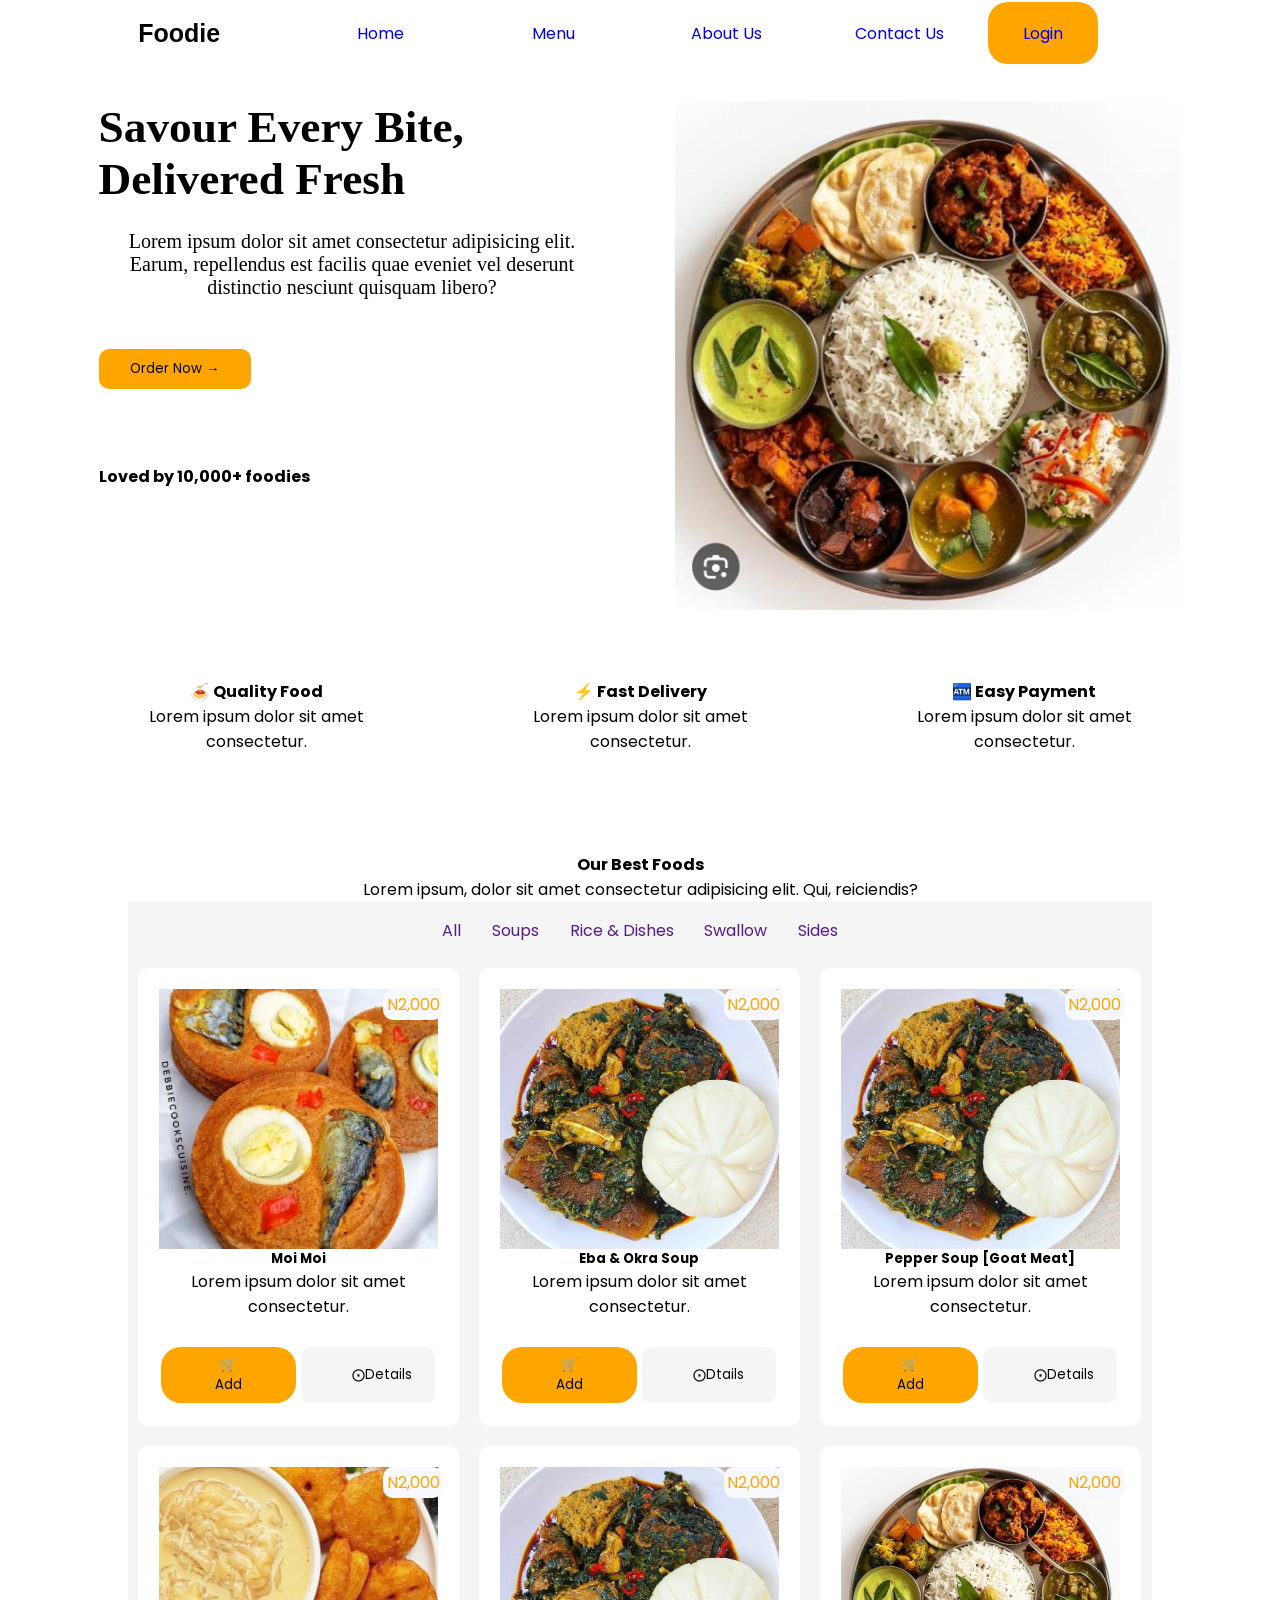
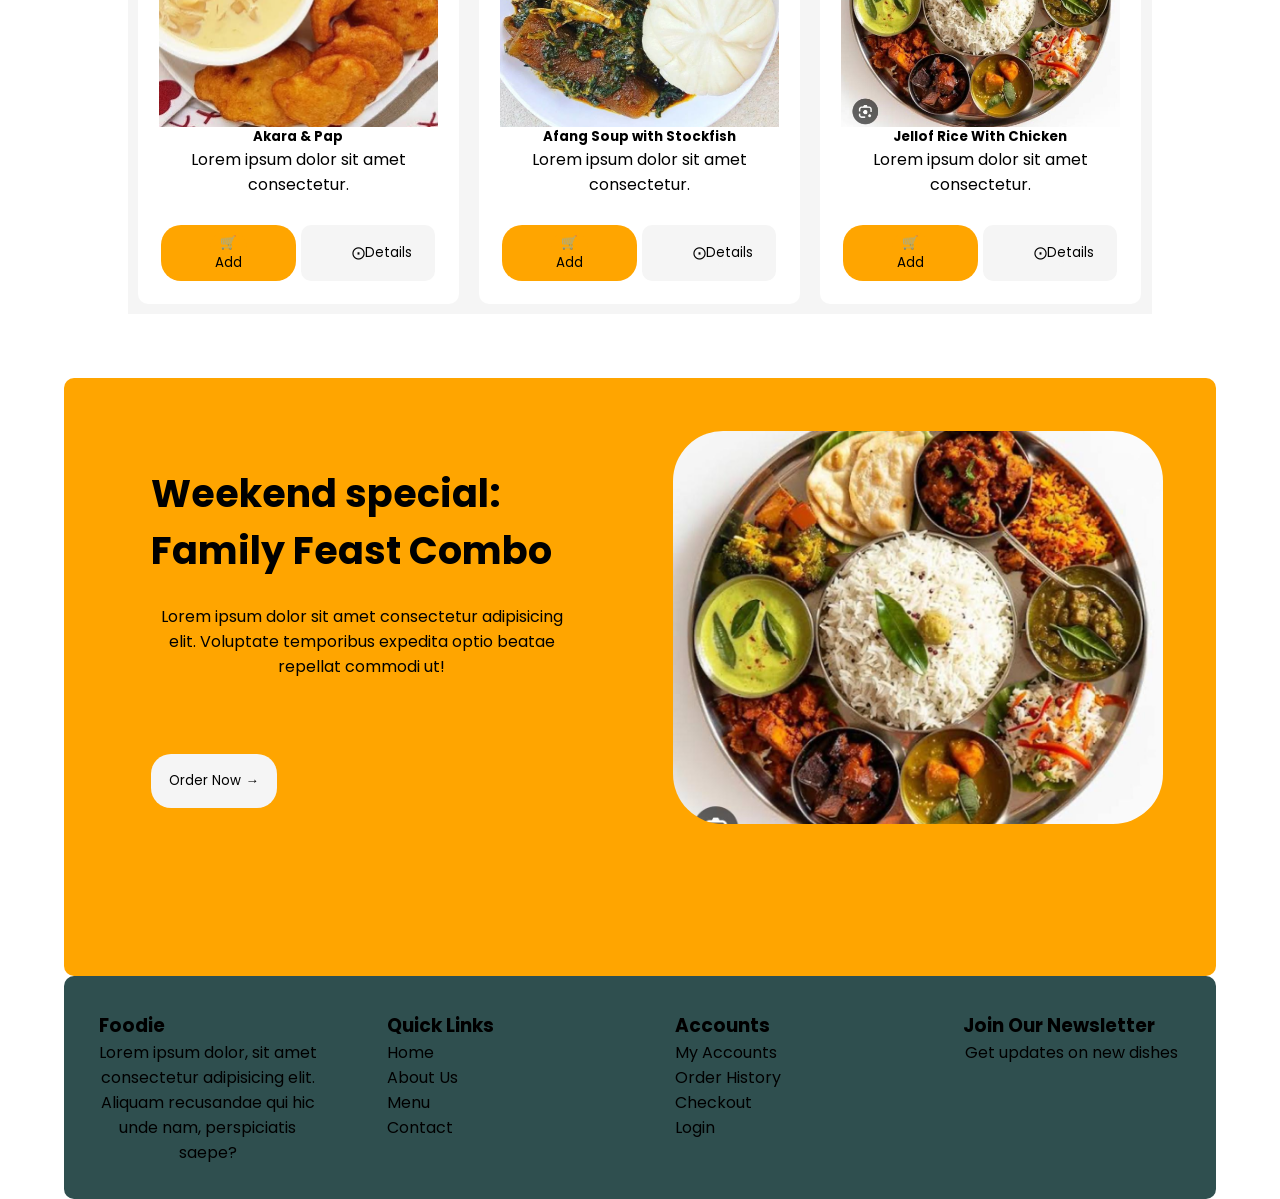
<file: index.html>
<!DOCTYPE html>
<html lang="en">
<head>
    <meta charset="UTF-8">
    <meta name="viewport" content="width=device-width, initial-scale=1.0">
    <title>My Foodie</title>
    <link rel="preconnect" href="https://fonts.googleapis.com">
    <link rel="preconnect" href="https://fonts.gstatic.com" crossorigin>
    <link href="https://fonts.googleapis.com/css2?family=Poppins:ital,wght@0,100;0,200;0,300;0,400;0,500;0,600;0,700;0,800;0,900;1,100;1,200;1,300;1,400;1,500;1,600;1,700;1,800;1,900&display=swap" rel="stylesheet">
    <link rel="stylesheet" href="css/stylesheet.css">
    <link rel="stylesheet" href="https://cdnjs.cloudflare.com/ajax/libs/animate.css/4.1.1/animate.min.css"/>
    <link rel="stylesheet" href="css/mediaquery.css">
</head>
<body>
    <header id="header" class="animate__animated">
        <nav id="nav">
            <div id="Food"><h2 id="design">Foodie</h2></div>
            <ul id="navcon1">
                <li class="navvy"><a href="index.html">Home</a></li>
                <li class="navvy"><a href="menu.html">Menu</a></li>
                <li class="navvy"><a href="about.html">About Us</a></li>
                <li class="navvy"><a href="contact.html">Contact Us</a></li>
                
            </ul>
            <ul id="navcon2">
                <li id="navvy2"><a href="login.html">Login</a></li>
            </ul>
            <div id="hamicon">
                <img src="images/menu-burger.png" alt="">
            </div>
        </nav>
    </header>

    <main>
        <section id="sec1">
           <article id="sec1_inner">
             <div id="box1">
                <h1 id="design1">Savour Every Bite, Delivered Fresh</h1> <br>
                <p id="design2">Lorem ipsum dolor sit amet consectetur adipisicing elit. Earum, repellendus est facilis quae eveniet vel deserunt distinctio nesciunt quisquam libero?</p><br><br>
                <button id="design3" type="button">Order Now →</button> <br><br><br><br>

                <div><h4> Loved by 10,000+ foodies</h4></div><br><br><br>

            </div>
            <div id="box2"><img id="img1" src="images/WhatsApp Image 2026-03-26 at 01.49.16.jpeg" alt=""></div>
           </article>
        </section>

        <section id="sec2">
            <article id="sec2_inner">
                    <div class="design4">
                        <h4>🍝 Quality Food</h4>
                        <p>Lorem ipsum dolor sit amet consectetur.</p>
                    </div>
                    <div class="design4">
                        <h4>⚡ Fast Delivery</h4>
                        <p>Lorem ipsum dolor sit amet consectetur.</p>
                    </div>
                    <div class="design4">
                        <h4> 🏧 Easy Payment</h4>
                        <p>Lorem ipsum dolor sit amet consectetur.</p>
                    </div>
            </article>
        </section>

        <section id="sec3">
            <article id="sec3_inner">
                <div id="box4">
                    <h4 class="design6"> Our Best Foods</h4>
                    <p class="design6">Lorem ipsum, dolor sit amet consectetur adipisicing elit. Qui, reiciendis?</p>
                </div>
                <div>
                    <ul id="box5">
                        <li class="design7"><a href="">All</a></li>
                        <li class="design7"><a href="">Soups</a></li>
                        <li class="design7"><a href="">Rice & Dishes</a></li>
                        <li class="design7"><a href="">Swallow</a></li>
                        <li class="design7"><a href="">Sides</a></li>
                    </ul>
                </div>
                <article id="box6">

                    <div class="design8">
                        <article id="justify">N2,000</article>
                        <div class="imgwrap">
                             <img  src="images/moi.jpeg" alt="">
                        </div>
                   
                    <h5>Moi Moi</h5>
                    <p>Lorem ipsum dolor sit amet consectetur.</p><br>
                     <section class="design9">
                                    <div class="design10"><button type="button">🛒Add</button></div>
                                    <div  class="design11"><button type="button">⨀Details</button></div>
                                </section>
                </div>

                <div class="design8">
                    <article id="justify">N2,000</article>

                    <div class="imgwrap">
                        <img  src="images/vegetable.jpeg" alt="">
                    </div>
                    <h5>Eba & Okra Soup</h5>
                    <p>Lorem ipsum dolor sit amet consectetur.</p><br>
                     <section class="design9">
                                    <div class="design10"><button type="button">🛒Add</button></div>
                                    <div  class="design11"><button type="button">⨀Dtails</button></div>
                                </section>
                </div>

                <div class="design8">
                    <article id="justify">N2,000</article>
                    <div class="imgwrap">
                        <img  src="images/vegetable.jpeg" alt="">
                    </div>
                    <h5>Pepper Soup [Goat Meat]</h5>
                    <p>Lorem ipsum dolor sit amet consectetur.</p><br>
                     <section class="design9">
                                    <div class="design10"><button type="button">🛒Add</button></div>
                                    <div  class="design11"><button type="button">⨀Details</button></div>
                                </section>
                </div>

                <div class="design8">
                    <article id="justify">N2,000</article>
                    <div class="imgwrap">
                        <img  src="images/pap.jpeg" alt="">
                    </div>
                    <h5>Akara & Pap</h5>
                    <p>Lorem ipsum dolor sit amet consectetur.</p><br>
                     <section class="design9">
                                    <div class="design10"><button type="button">🛒Add</button></div>
                                    <div  class="design11"><button type="button">⨀Details</button></div>
                                </section>
                </div>

                <div class="design8">
                    <article id="justify">N2,000</article>
                    <div class="imgwrap">
                        <img  src="images/vegetable.jpeg" alt="">
                    </div>
                    <h5>Afang Soup with Stockfish</h5>
                    <p>Lorem ipsum dolor sit amet consectetur.</p><br>
                     <section class="design9">
                                    <div class="design10"><button type="button">🛒Add</button></div>
                                    <div  class="design11"><button type="button">⨀Details</button></div>
                                </section>
                </div>

                <div class="design8">
                    <article id="justify">N2,000</article>
                    <div class="imgwrap">
                        <img  src="images/WhatsApp Image 2026-03-26 at 01.49.16.jpeg" alt="">
                    </div>
                    <h5>Jellof Rice With Chicken</h5>
                    <p>Lorem ipsum dolor sit amet consectetur.</p><br>
                     <section class="design9">
                                    <div class="design10"><button type="button">🛒Add</button></div>
                                    <div  class="design11"><button type="button">⨀Details</button></div>
                                </section>
                </div>
                
                </article>
                
            </article>
        </section>
        <section id="sec4">
            <article id="sec4_inner">
                <div id="box7">
                    <h2>Weekend special: Family Feast Combo</h2><br>
                    <p>Lorem ipsum dolor sit amet consectetur adipisicing elit. Voluptate temporibus expedita optio beatae repellat commodi ut!</p> <br><br><br>
                    <button type="button">Order Now →</button>
                </div>
                <div id="box8"><img src="images/WhatsApp Image 2026-03-26 at 01.49.16.jpeg" alt=""></div>
            </article>
        </section>
    </main>


    <footer id="footer">
        <article id="footer_inner">
            <div class="box9">
                <h3>Foodie</h3>
                <p>Lorem ipsum dolor, sit amet consectetur adipisicing elit. Aliquam recusandae qui hic unde nam, perspiciatis saepe?</p>
            </div>
            <div class="box9">
                <h3>Quick Links</h3>
                <li><a href="">Home</a></li>
                <li><a href="">About Us</a></li>
                <li><a href="">Menu</a></li>
                <li><a href="">Contact</a></li>
            </div>
            <div class="box9">
                <h3>Accounts</h3>
                <li><a href="">My Accounts</a></li>
                <li><a href="">Order History</a></li>
                <li><a href="">Checkout</a></li>
                <li><a href="">Login</a></li>
            </div>
            <div class="box9">
                <h3>Join Our Newsletter</h3>
                <p>Get updates on new dishes</p>
            </div>
        </article>
    </footer>


    


    <script src="js/script.js"></script>
</body>
</html>
</file>
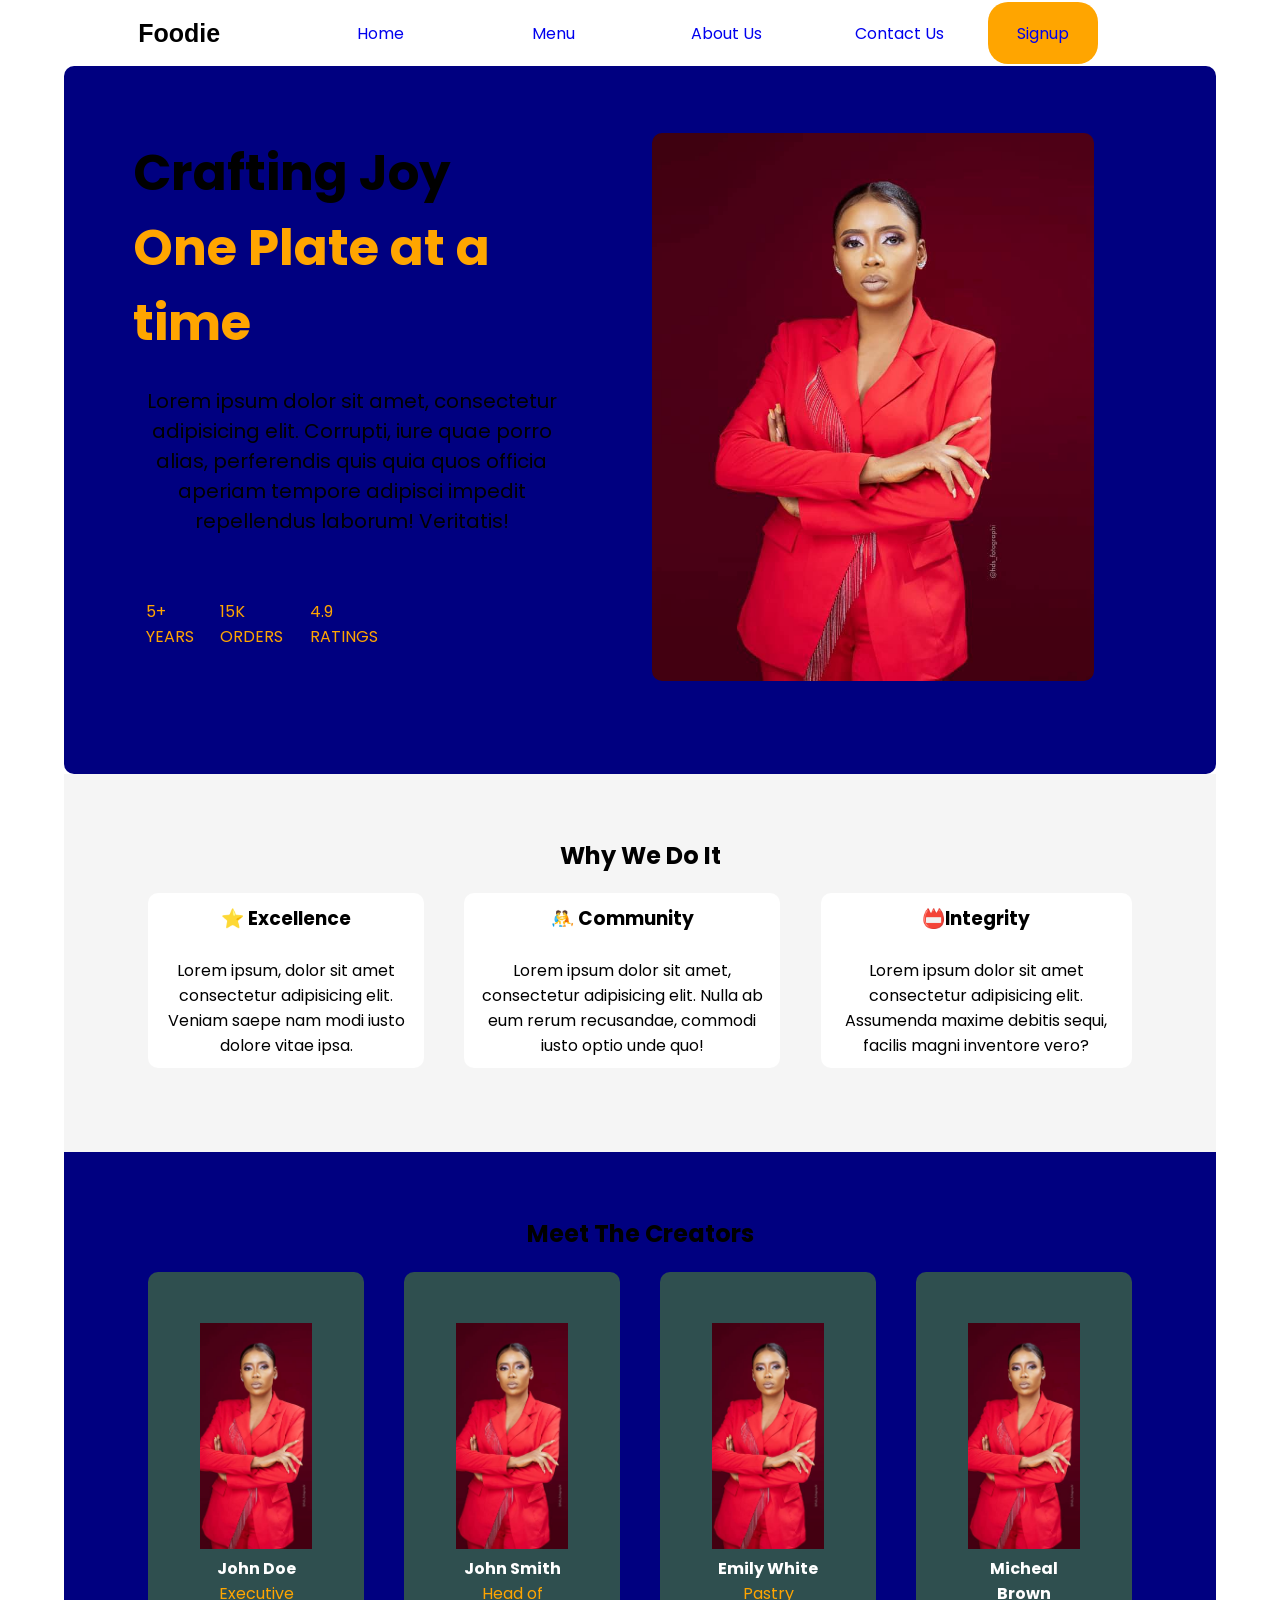
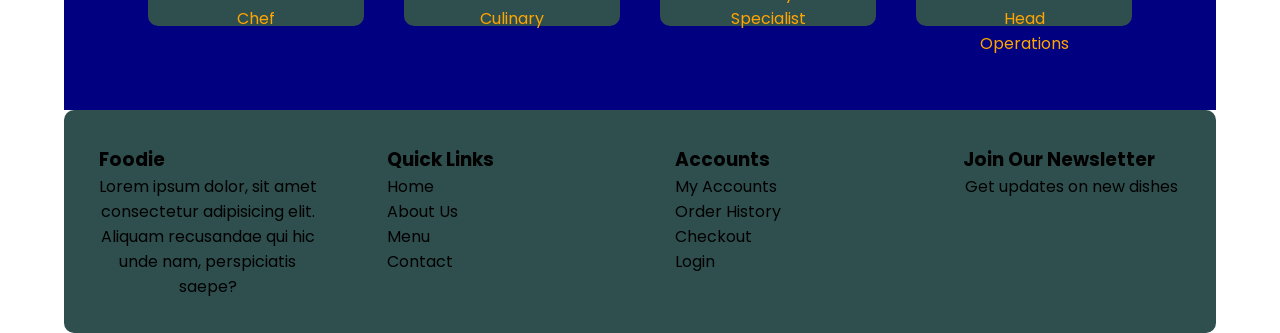
<file: about.html>
<!DOCTYPE html>
<html lang="en">
<head>
    <meta charset="UTF-8">
    <meta name="viewport" content="width=device-width, initial-scale=1.0">
    <title>About Us</title>
    <link rel="preconnect" href="https://fonts.googleapis.com">
    <link rel="preconnect" href="https://fonts.gstatic.com" crossorigin>
    <link href="https://fonts.googleapis.com/css2?family=Poppins:ital,wght@0,100;0,200;0,300;0,400;0,500;0,600;0,700;0,800;0,900;1,100;1,200;1,300;1,400;1,500;1,600;1,700;1,800;1,900&display=swap" rel="stylesheet">
    <link rel="stylesheet" href="css/stylesheet.css">
    <link
    rel="stylesheet"
    href="https://cdnjs.cloudflare.com/ajax/libs/animate.css/4.1.1/animate.min.css"
  />
</head>
<body>
     <header id="header" class="animate__animated">
        <nav id="nav">
            <div id="Food"><h2 id="design">Foodie</h2></div>
            <ul id="navcon1">
                <li class="navvy"><a href="index.html">Home</a></li>
                <li class="navvy"><a href="menu.html">Menu</a></li>
                <li class="navvy"><a href="about.html">About Us</a></li>
                <li class="navvy"><a href="contact.html">Contact Us</a></li>
                
            </ul>
            <ul id="navcon2">
                <li id="navvy2"><a href="Signup">Signup</a></li>
            </ul>
        </nav>
    </header>

    <section id="sec8">
        <article id="sec8_inner">
            <div id="box14"><h1>Crafting Joy <br><span>One Plate at a time</span></h1><br>
                <p>Lorem ipsum dolor sit amet, consectetur adipisicing elit. Corrupti, iure quae porro alias, perferendis quis quia quos officia aperiam tempore adipisci impedit repellendus laborum! Veritatis!</p><br><br>
                <div id="box14_1">
                  <li>5+ <br><span>YEARS</span> </li><br>
                  <li> 15K <br> <span>ORDERS</span></li><br>
                  <li>4.9 <br><span>RATINGS</span></li><br> 
                </div>
            </div>
            <div id="box15"><img src="images/WhatsApp Image 2025-09-23 at 02.42.48 (1).jpeg" alt=""></div>
        </article>
    </section>
    
    <section id="sec9">
        <article id="sec9_inner">
            <div id="sec9box1"><h2>Why We Do It</h2></div>
            <article id="sec9_inn">
                <div class="sec9box2">
                <h3>⭐ Excellence</h3><br>
                <p>Lorem ipsum, dolor sit amet consectetur adipisicing elit. Veniam saepe nam modi iusto dolore vitae ipsa.</p>
            </div>
            <div class="sec9box2">
                <h3>🤼 Community</h3><br>
                <p>Lorem ipsum dolor sit amet, consectetur adipisicing elit. Nulla ab eum rerum recusandae, commodi iusto optio unde quo!</p>
            </div>
            <div class="sec9box2">
                <h3> 📛Integrity</h3><br>
                <p>Lorem ipsum dolor sit amet consectetur adipisicing elit. Assumenda maxime debitis sequi, facilis magni inventore vero?</p>
            </div>
            </article>
        </article>
    </section>

    <section id="sec10">
        <article id="sec10_inner">
            <div id="sec10box1"><h2>Meet The Creators</h2></div>
            <article id="sec10_inn">
                <div class="sec10box2">
                    <img  class="sec10box3" src="images/WhatsApp Image 2025-09-23 at 02.42.48 (1).jpeg" alt="">
                    <h4>John Doe</h4>
                    <p>Executive Chef</p>
                </div>

                <div class="sec10box2">
                    <img  class="sec10box3" src="images/WhatsApp Image 2025-09-23 at 02.42.48 (1).jpeg" alt="">
                    <h4>John Smith</h4>
                    <p>Head of Culinary</p>
                </div>

                <div class="sec10box2">
                    <img class="sec10box3" src="images/WhatsApp Image 2025-09-23 at 02.42.48 (1).jpeg" alt="">
                    <h4>Emily White</h4>
                    <p>Pastry Specialist</p>
                </div>

                <div class="sec10box2">
                    <img  class="sec10box3" src="images/WhatsApp Image 2025-09-23 at 02.42.48 (1).jpeg" alt="">
                    <h4>Micheal Brown</h4>
                    <p>Head Operations</p>
                </div>
            </article>
        </article>
    </section>


     <footer id="footer">
        <article id="footer_inner">
            <div class="box9">
                <h3>Foodie</h3>
                <p>Lorem ipsum dolor, sit amet consectetur adipisicing elit. Aliquam recusandae qui hic unde nam, perspiciatis saepe?</p>
            </div>
            <div class="box9">
                <h3>Quick Links</h3>
                <li><a href="">Home</a></li>
                <li><a href="">About Us</a></li>
                <li><a href="">Menu</a></li>
                <li><a href="">Contact</a></li>
            </div>
            <div class="box9">
                <h3>Accounts</h3>
                <li><a href="">My Accounts</a></li>
                <li><a href="">Order History</a></li>
                <li><a href="">Checkout</a></li>
                <li><a href="">Login</a></li>
            </div>
            <div class="box9">
                <h3>Join Our Newsletter</h3>
                <p>Get updates on new dishes</p>
            </div>
        </article>
    </footer>




    <script src="js/script.js"></script>
</body>
</html>
</file>
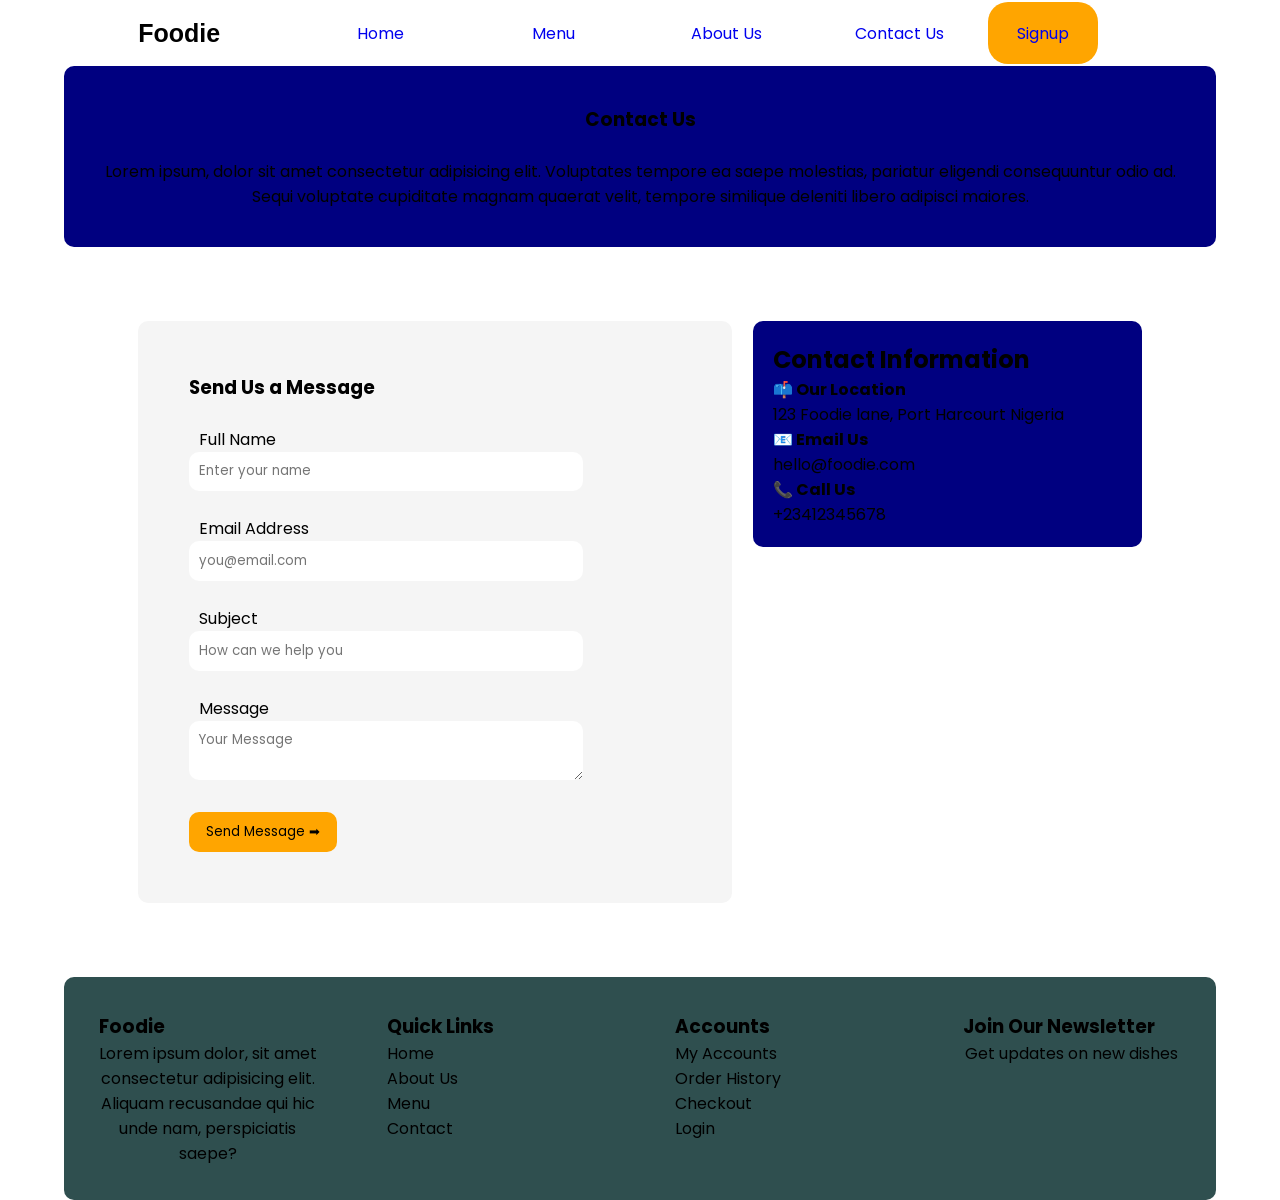
<file: contact.html>
<!DOCTYPE html>
<html lang="en">
<head>
    <meta charset="UTF-8">
    <meta name="viewport" content="width=device-width, initial-scale=1.0">
    <title>Contact Us</title>
    <link rel="preconnect" href="https://fonts.googleapis.com">
    <link rel="preconnect" href="https://fonts.gstatic.com" crossorigin>
    <link href="https://fonts.googleapis.com/css2?family=Poppins:ital,wght@0,100;0,200;0,300;0,400;0,500;0,600;0,700;0,800;0,900;1,100;1,200;1,300;1,400;1,500;1,600;1,700;1,800;1,900&display=swap" rel="stylesheet">
    <link rel="stylesheet" href="css/stylesheet.css">
    <link
    rel="stylesheet"
    href="https://cdnjs.cloudflare.com/ajax/libs/animate.css/4.1.1/animate.min.css"
  />
</head>
<body>
     <header id="header" class="animate__animated">
        <nav id="nav">
            <div id="Food"><h2 id="design">Foodie</h2></div>
            <ul id="navcon1">
                <li class="navvy"><a href="index.html">Home</a></li>
                <li class="navvy"><a href="menu.html">Menu</a></li>
                <li class="navvy"><a href="about.html">About Us</a></li>
                <li class="navvy"><a href="contact.html">Contact Us</a></li>
                
            </ul>
            <ul id="navcon2">
                <li id="navvy2"><a href="Signup">Signup</a></li>
            </ul>
        </nav>
    </header>

    <main>
        <section id="sec11">
            <article id="sec11_inner">
                <div id="sec11box1">
                    <h1>Contact Us</h1><br>
                    <p>Lorem ipsum, dolor sit amet consectetur adipisicing elit. Voluptates tempore ea saepe molestias, pariatur eligendi consequuntur odio ad. Sequi voluptate cupiditate magnam quaerat velit, tempore similique deleniti libero adipisci maiores.</p>
                </div>
            </article>
        </section>

        <section id="sec12">
            <article id="sec12_inner">
                <div id="sec12box1">
                    <h1>Send Us a Message</h1><br>
                    <form action="" method="post">
                        <label class="boxsize" for="Full Name">Full Name</label><br>
                        <input class="boxsize" type="text" name="" id="" placeholder="Enter your name"><br><br>
                        <label class="boxsize" for="">Email Address</label><br>
                        <input class="boxsize" type="email" placeholder="you@email.com"><br><br>
                        <label class="boxsize" for="">Subject</label><br>
                        <input class="boxsize" type="text" placeholder="How can we help you"><br><br>
                        <label class="boxsize" for="">Message</label><br>
                        <textarea class="boxsize" name="" id="" placeholder="Your Message"></textarea><br><br>

                        <button id="sec12box3" type="button">Send Message ➡</button> 
                    </form>
                </div>

                <div id="sec12box2">
                    <h2>Contact Information</h2>
                    <li class="boxsize2">
                        <h4>📫 Our Location</h4>
                        <p class="p">  123 Foodie lane, Port Harcourt Nigeria</p>
                    </li>

                    <li class="boxsize2">
                        <h4>📧 Email Us</h4>
                        <p class="p">hello@foodie.com</p>
                    </li>

                    <li class="boxsize2">
                       <h4> 📞 Call Us</h4>
                       <p class="p">  +23412345678</p> 
                    </li>
                </div>
            </article>
        </section>
    </main>


    <footer id="footer">
        <article id="footer_inner">
            <div class="box9">
                <h3>Foodie</h3>
                <p>Lorem ipsum dolor, sit amet consectetur adipisicing elit. Aliquam recusandae qui hic unde nam, perspiciatis saepe?</p>
            </div>
            <div class="box9">
                <h3>Quick Links</h3>
                <li><a href="">Home</a></li>
                <li><a href="">About Us</a></li>
                <li><a href="">Menu</a></li>
                <li><a href="">Contact</a></li>
            </div>
            <div class="box9">
                <h3>Accounts</h3>
                <li><a href="">My Accounts</a></li>
                <li><a href="">Order History</a></li>
                <li><a href="">Checkout</a></li>
                <li><a href="">Login</a></li>
            </div>
            <div class="box9">
                <h3>Join Our Newsletter</h3>
                <p>Get updates on new dishes</p>
            </div>
        </article>
    </footer>





    <script src="js/script.js"></script>
</body>
</html>
</file>
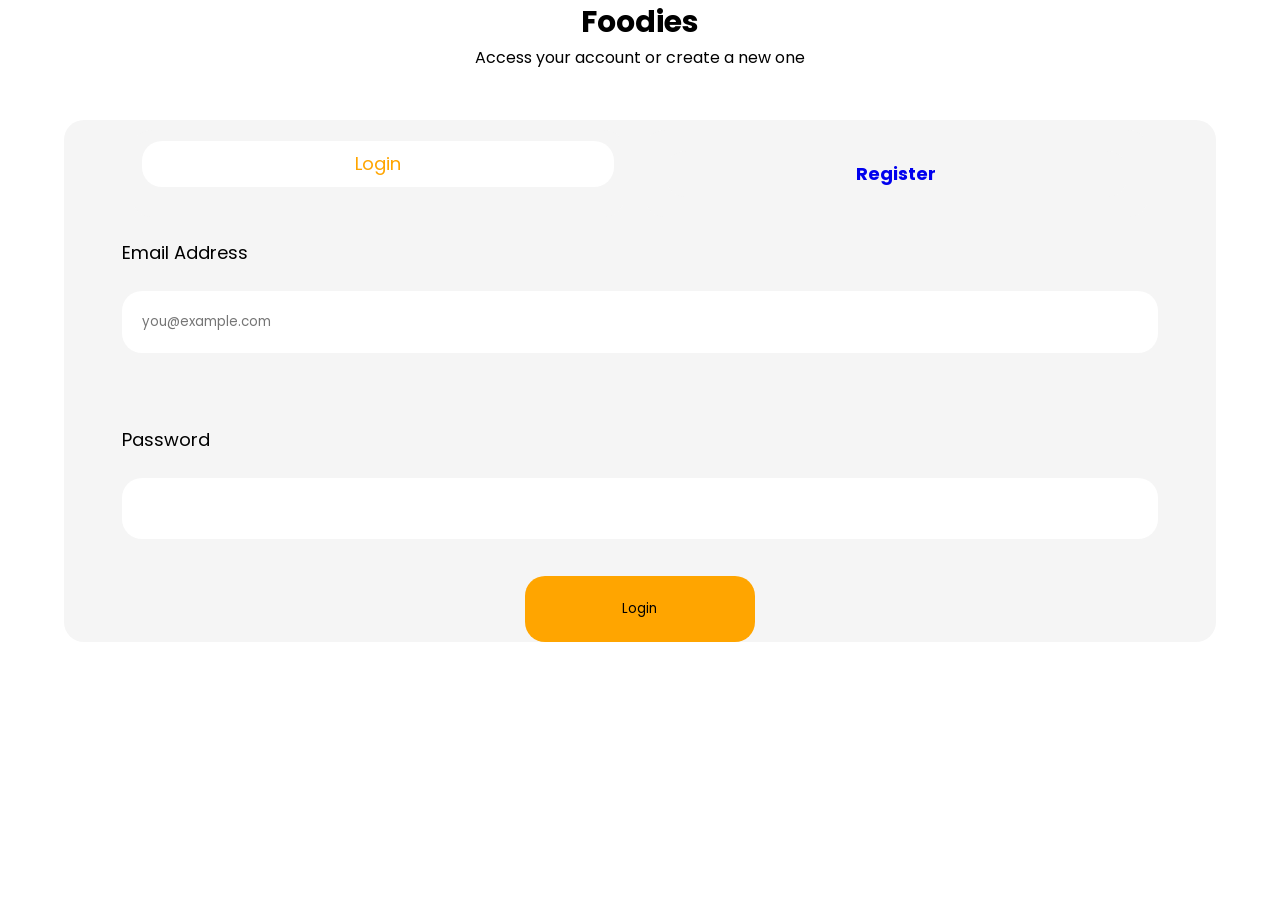
<file: login.html>
<!DOCTYPE html>
<html lang="en">
<head>
    <meta charset="UTF-8">
    <meta name="viewport" content="width=device-width, initial-scale=1.0">
    <title>My Foodie</title>
    <link rel="preconnect" href="https://fonts.googleapis.com">
    <link rel="preconnect" href="https://fonts.gstatic.com" crossorigin>
    <link href="https://fonts.googleapis.com/css2?family=Poppins:ital,wght@0,100;0,200;0,300;0,400;0,500;0,600;0,700;0,800;0,900;1,100;1,200;1,300;1,400;1,500;1,600;1,700;1,800;1,900&display=swap" rel="stylesheet">
    <link rel="stylesheet" href="css/stylesheet.css">
</head>
<body>
    <h1 id="log" >Foodies</h1>
    <p>Access your account or create a new one</p><br><br>
    <form action="" method="post" id="artt">
        <article id="art">
            <article id="arts">
                <div id="div1"><button>Login</button></div>
                <div id="div2"><button><a href="signup.html">Register</a></button></div>
            </article>
        

        <div class="lab1">
            <label for="">Email Address</label><br>
            <input type="email" placeholder="you@example.com"><br><br>
        </div>

        <div class="lab1">
            <label for="">Password</label><br>
            <input type="password"><br>
        </div>

        <button id="but1">Login</button>
        </article>
    </form>
    
</body>
</html>
</file>
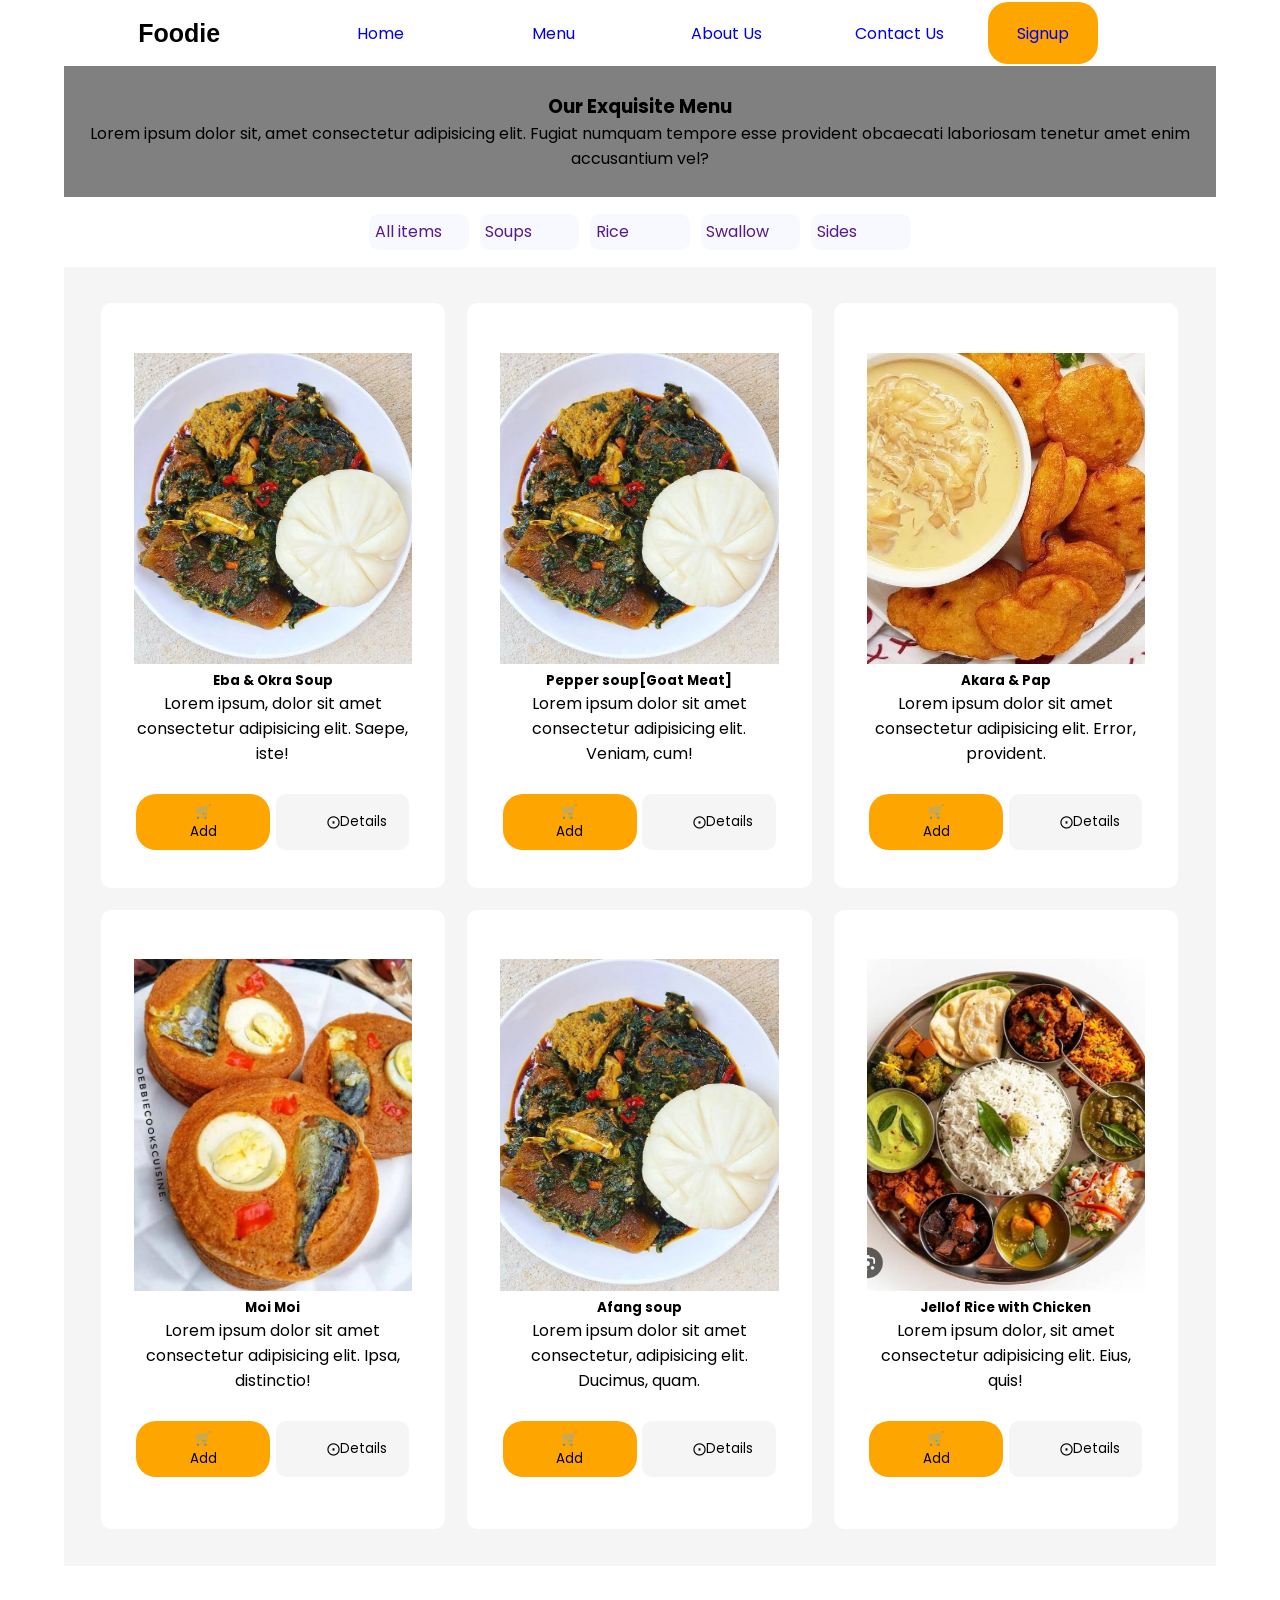
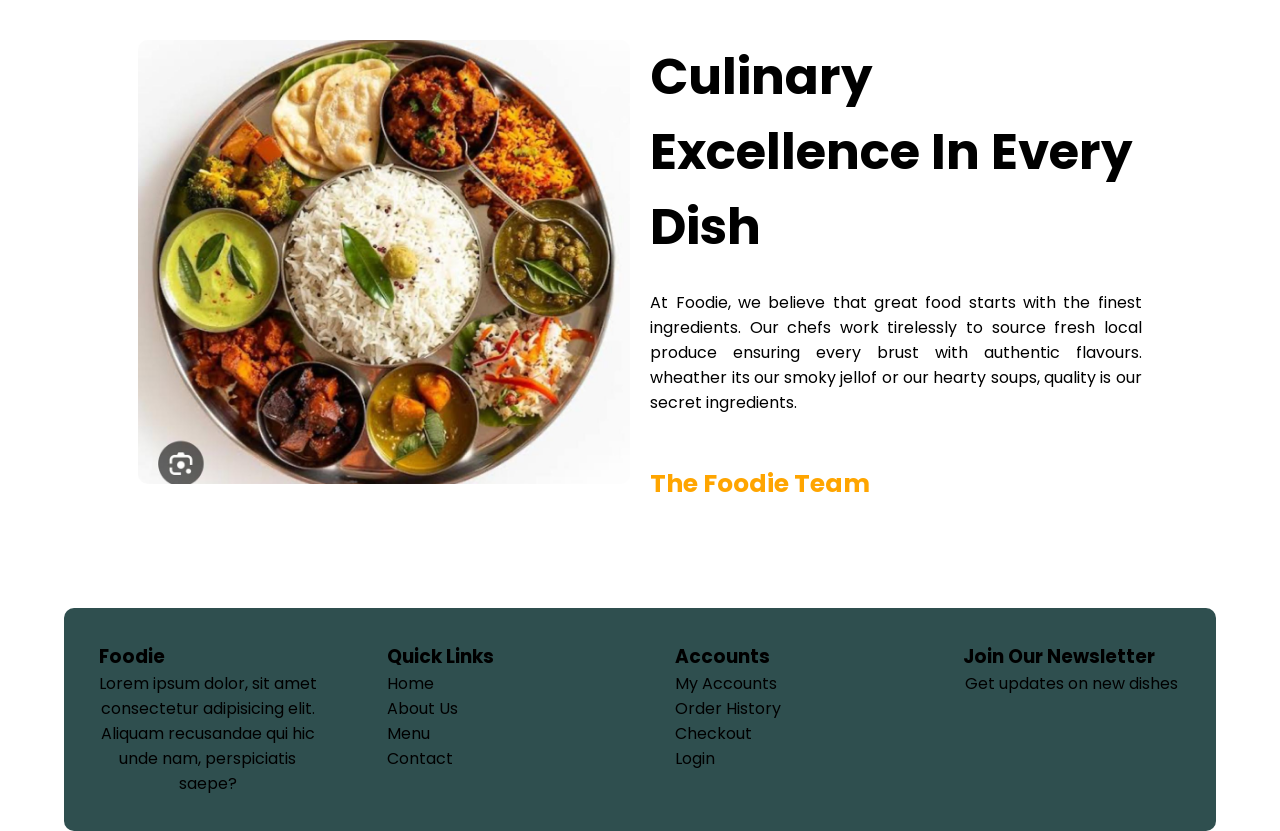
<file: menu.html>
<!DOCTYPE html>
<html lang="en">
<head>
    <meta charset="UTF-8">
    <meta name="viewport" content="width=device-width, initial-scale=1.0">
    <title>Menu</title>
    <link rel="preconnect" href="https://fonts.googleapis.com">
    <link rel="preconnect" href="https://fonts.gstatic.com" crossorigin>
    <link href="https://fonts.googleapis.com/css2?family=Poppins:ital,wght@0,100;0,200;0,300;0,400;0,500;0,600;0,700;0,800;0,900;1,100;1,200;1,300;1,400;1,500;1,600;1,700;1,800;1,900&display=swap" rel="stylesheet">
    <link rel="stylesheet" href="css/stylesheet.css">
    <link
    rel="stylesheet"
    href="https://cdnjs.cloudflare.com/ajax/libs/animate.css/4.1.1/animate.min.css"
  />
</head>
<body>
     <header id="header" class="animate__animated">
        <nav id="nav">
            <div id="Food"><h2 id="design">Foodie</h2></div>
            <ul id="navcon1">
                <li class="navvy"><a href="index.html">Home</a></li>
                <li class="navvy"><a href="menu.html">Menu</a></li>
                <li class="navvy"><a href="about.html">About Us</a></li>
                <li class="navvy"><a href="contact.html">Contact Us</a></li>
                
            </ul>
            <ul id="navcon2">
                <li id="navvy2"><a href="Signup">Signup</a></li>
            </ul>
        </nav>
    </header>

    <main>
        <section id="sec5">
            <article id="sec5_inner">
                <div id="box10">
                    <h1>Our Exquisite <span>Menu</span></h1>
                    <p>Lorem ipsum dolor sit, amet consectetur adipisicing elit. Fugiat numquam tempore esse provident obcaecati laboriosam tenetur amet enim accusantium vel?</p>
                </div>
            </article>
        </section>
       
        <section id="sec6">
                    <article id="sec6_inner">
                        <ul id="box11">
                             <li class="box12"><a href="">All items</a></li>
                             <li class="box12"><a href="">Soups</a></li>
                             <li class="box12"><a href="">Rice</a></li>
                             <li class="box12"><a href="">Swallow</a></li>
                             <li class="box12"><a href="">Sides</a></li>
                        </ul>
                    </article>
                </section>

                <section id="sec6_art">
                    <article id="sec6art_inner">

                        <div class="box13">
                                <div class="design8"></div>
                                <img class="design12" src="images/vegetable.jpeg" alt="">
                                <h5>Eba & Okra Soup</h5>
                                <p>Lorem ipsum, dolor sit amet consectetur adipisicing elit. Saepe, iste!</p><br>
                                 <section class="design9">
                                    <div class="design10"><button type="button">🛒Add</button></div>
                                    <div  class="design11"><button type="button">⨀Details</button></div>
                                </section>
                            </div>


                            <div class="box13">
                                <div class="design8"></div>
                                <img class="design12" src="images/vegetable.jpeg" alt="">
                                <h5>Pepper soup[Goat Meat]</h5>
                                <p>Lorem ipsum dolor sit amet consectetur adipisicing elit. Veniam, cum!</p><br>
                                 <section class="design9">
                                    <div class="design10"><button type="button">🛒Add</button></div>
                                    <div  class="design11"><button type="button">⨀Details</button></div>
                                </section>
                            </div>


                            <div class="box13">
                               <div class="design8"></div>
                               <img class="design12" src="images/pap.jpeg" alt="">
                                <h5>Akara & Pap</h5>
                                <p>Lorem ipsum dolor sit amet consectetur adipisicing elit. Error, provident.</p><br>
                                <section class="design9">
                                    <div class="design10"><button type="button">🛒Add</button></div>
                                    <div  class="design11"><button type="button">⨀Details</button></div>
                                </section>
                            </div>


                            <div class="box13">
                                <div class="design8"></div>
                                <img class="design12" src="images/moi.jpeg" alt="">
                                <h5>Moi Moi</h5>
                                <p>Lorem ipsum dolor sit amet consectetur adipisicing elit. Ipsa, distinctio!</p><br>
                                 <section class="design9">
                                    <div class="design10"><button type="button">🛒Add</button></div>
                                    <div  class="design11"><button type="button">⨀Details</button></div>
                                </section>
                            </div>

                            <div class="box13">
                                <div class="design8"></div>
                                <img class="design12" src="images/vegetable.jpeg" alt="">
                                <h5>Afang soup</h5>
                                <p>Lorem ipsum dolor sit amet consectetur, adipisicing elit. Ducimus, quam.</p><br>
                                 <section class="design9">
                                    <div class="design10"><button type="button">🛒Add</button></div>
                                    <div  class="design11"><button type="button">⨀Details</button></div>
                                </section>
                            </div>

                            <div class="box13">
                              <div class="design8"></div>
                              <img class="design12" src="images/WhatsApp Image 2026-03-26 at 01.49.16.jpeg" alt="">
                                <h5>Jellof Rice with Chicken</h5>
                                <p>Lorem ipsum dolor, sit amet consectetur adipisicing elit. Eius, quis!</p><br>
                                 <section class="design9">
                                    <div class="design10"><button type="button">🛒Add</button></div>
                                    <div class="design11"><button type="button">⨀Details</button></div>
                                </section>
                            </div>
                    </article>
                </section>

                <section id="sec7">
                    <article id="sec7_inner">
                        <div id="num1"><img src="images/WhatsApp Image 2026-03-26 at 01.49.16.jpeg" alt=""></div>
                        <div id="num2">
                            <h1>Culinary Excellence In Every Dish</h1><br>
                            <p>At Foodie, we believe that great food starts with the finest ingredients. Our chefs work tirelessly to source fresh local produce ensuring every brust with authentic flavours. wheather its our smoky jellof or our hearty soups, quality is our secret ingredients.</p> <br><br>
                            <span id="num3">The Foodie Team</span>
                        </div>
                    </article>
                </section>
    </main>

     <footer id="footer">
        <article id="footer_inner">
            <div class="box9">
                <h3>Foodie</h3>
                <p>Lorem ipsum dolor, sit amet consectetur adipisicing elit. Aliquam recusandae qui hic unde nam, perspiciatis saepe?</p>
            </div>
            <div class="box9">
                <h3>Quick Links</h3>
                <li><a href="">Home</a></li>
                <li><a href="">About Us</a></li>
                <li><a href="">Menu</a></li>
                <li><a href="">Contact</a></li>
            </div>
            <div class="box9">
                <h3>Accounts</h3>
                <li><a href="">My Accounts</a></li>
                <li><a href="">Order History</a></li>
                <li><a href="">Checkout</a></li>
                <li><a href="">Login</a></li>
            </div>
            <div class="box9">
                <h3>Join Our Newsletter</h3>
                <p>Get updates on new dishes</p>
            </div>
        </article>
    </footer>




    <script src="js/script.js"></script>
</body>
</html>
</file>
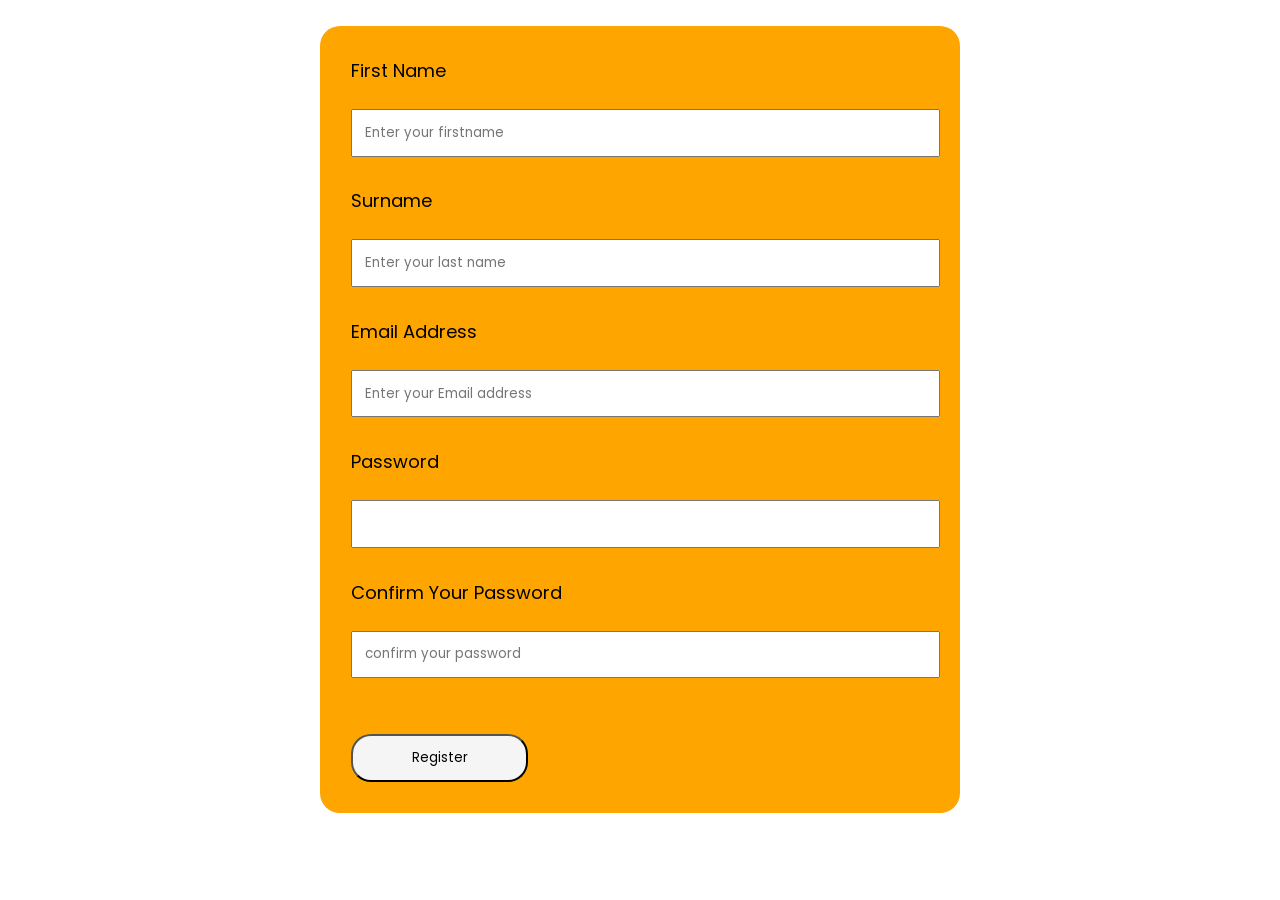
<file: signup.html>
<!DOCTYPE html>
<html lang="en">
<head>
    <meta charset="UTF-8">
    <meta name="viewport" content="width=, initial-scale=1.0">
    <title>My Foodie</title>
    <link rel="preconnect" href="https://fonts.googleapis.com">
    <link rel="preconnect" href="https://fonts.gstatic.com" crossorigin>
    <link href="https://fonts.googleapis.com/css2?family=Poppins:ital,wght@0,100;0,200;0,300;0,400;0,500;0,600;0,700;0,800;0,900;1,100;1,200;1,300;1,400;1,500;1,600;1,700;1,800;1,900&display=swap" rel="stylesheet">
    <link rel="stylesheet" href="css/stylesheet.css">
</head>
<body>
    <form id="form" action="" method="post">
        <div>
            <label for="">First Name</label><br>
        <input type="text" placeholder="Enter your firstname"><br>

        </div>

        <div>
            <label for="">Surname</label><br>
        <input type="text" placeholder="Enter your last name"><br>
        </div>

       <div>
         <label for="">Email Address</label><br>
        <input type="email" placeholder="Enter your Email address"><br>
       </div>

        <div>
         <label for="">Password</label><br>
        <input type="password"><br>
        </div>
        <div>
            <label for="">Confirm Your Password</label><br>
        <input type="password" placeholder="confirm your password"><br><br>
        </div>

        <div><button>Register</button></div>

    </form>
</body>
</html>
</file>
<file: css/stylesheet.css>
*{
    margin: 0;
    padding: 0;
    box-sizing: border-box;
    list-style-type: none;
    text-decoration: none;
    scroll-behavior: smooth;
     font-family: "Poppins", sans-serif;
}
#header{
    width: 100%;
    background-color: white;
    position: sticky;
    top: 0;
    z-index: 100;
}
#Food{
    width: 20%;
    /* background-color: white; */
    display: flex;
    justify-content: center;
    align-items: center;
}
#design{
    font-size: 25px;
    font-family: 'Segoe UI', Tahoma, Geneva, Verdana, sans-serif;
}

#nav{
    width: 90%;
    margin: auto;
    /* background-color: white; */
    display: flex;
    flex-direction: row;
    justify-content: space-between;
}
#navcon1{
    width: 60%;
    /* background-color: white; */
    display: flex;
    flex-direction: row;
    
}
.navvy{
    width: 23%;
    margin: 1%;
    padding: 2%;
    /* background-color: white; */
    justify-content: center;
    align-items: center;
    display: flex;
    border-radius: 10px;
}
#navcon2{
    width: 20%;
    /* background-color: white; */
    display: flex;
    flex-direction: row;

}
#navvy2{
    width: 48%;
    margin: 1%;
    padding: 2%;
    background-color: orange;
    justify-content: center;
    align-items: center;
    display: flex;
    border-radius: 20px;
}
#hamicon{
    width: 5%;
    display: none;
    justify-content: center;
    align-items: center;
    cursor: pointer;
    background-color: orange;
    border-radius: 10px;
}
#switchbox{
    width: 80px;
    height: 80px;
    background-color: white;
    border-radius: 50px;
    margin-left: 15%;
    display: flex;
    align-items: center;
    justify-content: center;
    cursor: pointer;

}
#bright{
    width: 60%;
}
#moon{
    width: 60%;
    display: none;
}
.darkmood{
    background-color: black !important;
    color: white;
}

#sec1{
    width: 100%;
    background-color: white;
}
#sec1_inner{
    width: 90%;
    margin: auto;
    /* background-color: white; */
    display: flex;
    flex-direction: row;
}
#box1{
    width: 48%;
    margin: 1%;
    /* background-color: white; */
    padding: 2%;
    border-radius: 10px;

}
#design1{
    font-size: 45.3px;
    font-family: 'Times New Roman', Times, serif;

}
#design2{
    font-size: 20px;
    font-family: 'Times New Roman', Times, serif;

}
#design3{
    background-color: orange;
    padding: 2%;
    border: none;
    border-radius: 10px;
}

#box2{
    width: 48%;
    margin: 1%;
    /* background-color: white; */
    padding: 2%;
    border-radius: 10px;
}
#img1{
    height: 100%;
    width: 100%;
    object-fit: cover;
}

#sec2{
    width: 100%;
    background-color: white;

}
#sec2_inner{
    width: 90%;
    margin: auto;
    /* background-color: white; */
    display: flex;
    flex-direction: row;
    border-radius: 10px;
}

.design4{
    width: 31,3;
    margin: 1%;
    background-color: white;
    padding: 2%;
    display: flex;
    flex-direction: column;
    justify-content: center;
    align-items: center;
}

#sec3{
    width: 100%;
    background-color: white;
}
#sec3_inner{
    width: 90%;
    margin: auto;
    /* background-color: whitesmoke; */
    padding: 5%;
    border-radius: 10px;
}
.design6{
    display: flex;
    justify-content: center;
    align-items: center;
    font-size: 16px;
}
#box5{
    width: 100%;
    background-color: whitesmoke;
    display: flex;
    flex-direction: row;
    justify-content: center;
    align-items: center;
}
.design7{
    width: 31.3;
    margin: 1%;
    padding: 0.5%;
    background-color: whitesmoke;
    border-radius: 10px;
}
#box6{
    width: 100%;
    background-color: whitesmoke;
    display: flex;
    flex-direction: row;
    flex-wrap: wrap;
    

}
.design8{
    width: 31.3%;
    margin: 1%;
    padding: 2%;
    background-color: white;
    border-radius: 10px;
    position: relative;
   
}
.imgwrap{
    width: 100%;
    height: 260px;
}
.imgwrap img{
    width: 100%;
    height: 100%;
    object-fit: cover;
}
.design8 h5, p{
    text-align: center;
}
#justify{
    padding: 1%;
    background-color: ghostwhite;
    border-radius: 10px;
    position: absolute;
    right: 5%;
    z-index: 40;
    color: orange;

}

#sec4{
    width: 100%;
    background-color: white;
}
#sec4_inner{
    width: 90%;
    margin: auto;
    background-color: orange;
    padding: 20px;
    border-radius: 10px;
    display: flex;
    flex-direction: row;
}
#box7{
    width: 48%;
    margin: 1%;
    padding: 5%;
}
#box7 h2{
    font-size: 38px;
}
#box7 button{
    padding: 4%;
    border-radius: 20px;
    border: none;
}
#box8{
    width: 48%;
    margin: 1%;
    padding: 2%;
}
#box8 img{
    height: 80%;
    width: 100%;
    object-fit: cover;
    border-radius: 50px;
}

#footer{
    width: 100%;
    background-color: white;
}
#footer_inner{
    width: 90%;
    margin: auto;
    background-color: darkslategrey;
    display: flex;
    flex-direction: row;
    border-radius: 10px;
    
}
.box9{
    width: 23%;
    margin: 1%;
    padding: 2%;
}
.box9 a{
    color: black;
}

#sec5{
    width: 100%;
    background-color: white;
}
#sec5_inner{
    width: 90%;
    margin: auto;
    background-color: gray;
    display: flex;
    text-align: center;
    align-items: center;
    padding: 2%;
    flex-direction: column;
    }
#sec6{
    width: 100%;
    background-color: white;

}
#sec6_inner{
    width: 90%;
    margin: auto;
    background-color: white;
    display: flex;
    align-items: center;
    justify-content: center;
}
#box11{
    width: 50%;
    display: flex;
    flex-direction: row;
    justify-content: space-between;
    background-color: white;
    padding: 1%;
    border-radius: 10px;
}
.box12{
    width: 23%;
    margin: 1%;
    background-color: ghostwhite;
    padding: 1%;
    border-radius: 10px;

}
#sec6_art{
    width: 100%;
    background-color: white;
}
#sec6art_inner{
    width: 90%;
    margin: auto;
    background-color: whitesmoke;
    padding: 2%;
    display: flex;
    flex-direction: row;
    flex-wrap: wrap;
}
.box13{
    width: 31.3%;
    margin: 1%;
    background-color: white;
    border-radius: 10px;
    padding: 3%;
}
.box13 h5, p{
    text-align: center;
}
.design9{
    width: 100%;
    background-color: white;
    display: flex;
    flex-direction: row;
}
.design10{
    width: 48%;
    margin: 1%;
    background-color: orange;
    border-radius: 20px;
    justify-content: center;
    align-items: center;
    display: flex;
    padding: 2%;
}
.design10 button{
    background-color: orange;
    border: none;
}
.design11{
    width: 48%;
    margin: 1%;
    background-color: whitesmoke;
    display: flex;
    justify-content: center;
    align-items: center;
    border-radius: 10px;
    padding: 2%;
}
.design11 button{
    border: none;
}

.design12{
    width: 100%;
    height: 60%;
    object-fit: cover;
}
#sec7{
    width: 100%;
    background-color: white;
}
#sec7_inner{
    width: 90%;
    margin: auto;
    background-color: white;
    display: flex;
    flex-direction: row;
    padding: 5%;
}
#num1{
    width: 48%;
    margin: 1%;
    background-color: white;
    border-radius: 10px;
}
#num1 img{
    width: 100%;
    height: 90%;
    object-fit: cover;
    border-radius: 10px;
}
#num2{
    width: 48%;
    margin: 1%;
    background-color: white;
    border-radius: 10px;
}
#num2 h1{
    font-size: 50px;
}
#num2 p{
    text-align: justify;
}
#num3{
    color: orange;
    font-weight: bold;
    font-size: 25px;
    
}
#sec8{
    width: 100%;
    background-color: white;
}
#sec8_inner{
    width: 90%;
    margin: auto;
    background-color: navy;
    border-radius: 10px;
    display: flex;
    flex-direction: row;
}
#box14{
    width: 48%;
    margin: 1%;
    border-radius: 10px;
    padding: 5%;
    background-color: navy;
}
#box14 h1{
    font-size: 50px;
}
#box14 p{
    font-size: 20px;
}
#box14 span{
    color: orange;
}
#box14_1{
    display: flex;
    flex-direction: row;
}
#box14_1 li{
    margin: 3%;
}
#box15{
    width: 48%;
    margin: 1%;
    background-color: navy;
}
#box15 img{
    width: 80%;
    height: 80%;
    margin: 10% auto;
    background-color: whitesmoke;
    border-radius: 10px;
}
#box14 li{
    color: orange;
}
#sec9{
    width: 100%;
    background-color: white;
}
#sec9_inner{
    width: 90%;
    margin: auto;
    padding: 5%;
    background-color: whitesmoke;
    display: flex;
    flex-direction: column;
}
#sec9box1{
    display: flex;
    justify-content: center;
    align-items: center;
}
#sec9_inn{
    display: flex;
    flex-direction: row;
}
.sec9box2{
    background-color: white;
    margin: 2%;
    border-radius: 10px;
    padding: 1%;
    justify-content: center;
    align-items: center;
    
}
.sec9box2 h3{
    justify-content: center;
    align-items: center;
    display: flex;
}
#sec10{
    width: 100%;
    background-color: white;
}
#sec10_inner{
    width: 90%;
    margin: auto;
    background-color: navy;
    padding: 5%;
    display: flex;
    flex-direction: column;
}
#sec10box1{
    display: flex;
    justify-content: center;
    align-items: center;
}
#sec10_inn{
    display: flex;
    flex-direction: row;
}
.sec10box2{
    margin: 2%;
    background-color: darkslategrey;
    padding: 5%;
    border-radius: 10px;
}
.sec10box2 h4{
    text-align: center;
    color: white;
}
.sec10box2 p{
    color: orange;
}
.sec10box3{
    width: 100%;
    height: 90%;
    background-color: black;
    object-fit: cover;
    
}
#sec11{
    width: 100%;
    background-color: white;
}
#sec11_inner{
    width: 90%;
    margin: auto;
    background-color: navy;
    padding: 3%;
    border-radius: 10px;
}
#sec11box1 h1{
    text-align: center;
}
#sec12{
    width: 100%;
    background-color: white;
}
#sec12_inner{
    width: 90%;
    margin: auto;
    background-color: white;
    padding: 5%;
    display: flex;
    flex-direction: row;
}
#sec12box1{
    width: 58%;
    margin: 1%;
    background-color: whitesmoke;
    padding: 5%;
    border-radius: 10px;
}
.boxsize{
    width: 80%;
    border: none;
    padding: 2%;
    border-radius: 10px;
}
#sec12box3{
    background-color: orange;
    border: none;
    border-radius: 10px;
    padding: 2%;
}
#sec12box2{
    width: 38%;
    margin: 1%;
    background-color: navy;
    padding: 2%;
    border-radius: 10px;
    height: 60%;
}
 .p{
    text-align: justify;
    
}
#form{
    width: 50%;
    margin: auto;
    background-color: orange;
    padding: 2%;
    margin-top: 2%;
    border-radius: 20px;
}
form div{
    width: 100%;
    /* background-color: whitesmoke; */
    margin: 1%;
    display: flex;
    flex-direction: column;
    position: relative;
}
form div input{
    width: 100%;
    padding: 2%;
}
form div label{
    font-size: 18px;
}
button{
    width: 30%;
    border-radius: 20px;
    background-color:whitesmoke;
    padding: 2%;
}

#artt{
    width: 100%;
    background-color: white;
}
#arts{
    width: 90%;
    flex-direction: row;
    display: flex;
}
#art{
    width: 90%;
    margin: auto;
    background-color: whitesmoke;
    display: flex;
    flex-direction: column;
    border-radius: 20px;
    justify-content: center;
    align-items: center;
}
#log{
    text-align: center;
    font-size: 30px;
    font-weight: bold;
}
#div1{
    width: 100%;
    background-color: whitesmoke;
    padding: 1%;
    border-radius: 20px;
}
#div1 button{
    width: 100%;
    color: orange;
    font-size: 18px;
    border: none;
    background-color: white;
}
#div2{
    width: 100%;
    background-color: whitesmoke;
    padding: 2%;
    border-radius: 20px;
}
#div2 button{
    width: 100%;
    border: none;
    font-size: 18px;
    font-weight: bold;
}

.lab1{
    width: 90%;
    /* background-color: white; */
    display: flex;
    justify-content: center;
}
.lab1 input{
    border: none;
    width: 100%;
    background-color: white;
    border-radius: 20px;
}
#but1{
    width: 20%;
    background-color: orange;
    border: none;
}
</file>
<file: css/mediaquery.css>
/* Nest Hub Max  */
@media screen and (max-width: 1280px){

}

/* Nest Hub */
@media screen and (max-width: 1024px){
.navy{
    font-size: 12px;
}
}

/* Surface Pro 7 */
@media screen and (max-width: 912px){
#navcon1, #navcon2{
    display: none;
}

#hamicon{
    display: flex;
}
.design8{
    width: 48%;
    margin: 1%;
}
}

/* For IPAD Air */
@media screen and (max-width: 820px){
#img1{
    height: 80%;
    width: 80%;
}
.imgwrap img{
    height: 80%;
    width: 80%;
}
}

/* For IPad Mini */
@media screen and (max-width: 768px){
}

/* For Surface Duo */
@media screen and (max-width: 540px){
#sec1_inner{
    flex-direction: column;
    display: flex;
}
#box1, #box2{
    width: 98%;
    margin: 1%;
}
#box6{
    flex-direction: column;

}
.design8{
    width: 98%;
    margin: 1%;
    
}
.imgwrap{
    height: 100%;
    width: 100%;
    object-fit: cover;
}
}

/* For IPhone 14 ProMax */
@media screen and (max-width: 430px){
   
}

/* For IPhone XR */
@media screen and (max-width: 414px){

}

/* For Samsung Galaxy S20 Ultra */
@media screen and (max-width: 412px){
    
}
/* 
For IPhone 12pro */
@media screen and (max-width: 390px){

}

/* For IPhone X */
@media screen and (max-width: 375px){

}

/* For Samsung Galaxy S8+ */
@media screen and (max-width: 360px){

}

/* For Galaxy Z Fold 5 */
@media screen and (max-width: 344px){

}

/* For IPhone 5/SE */
@media screen and (max-width: 320px){

}
@media screen and (max-width: 280px){

}
</file>
